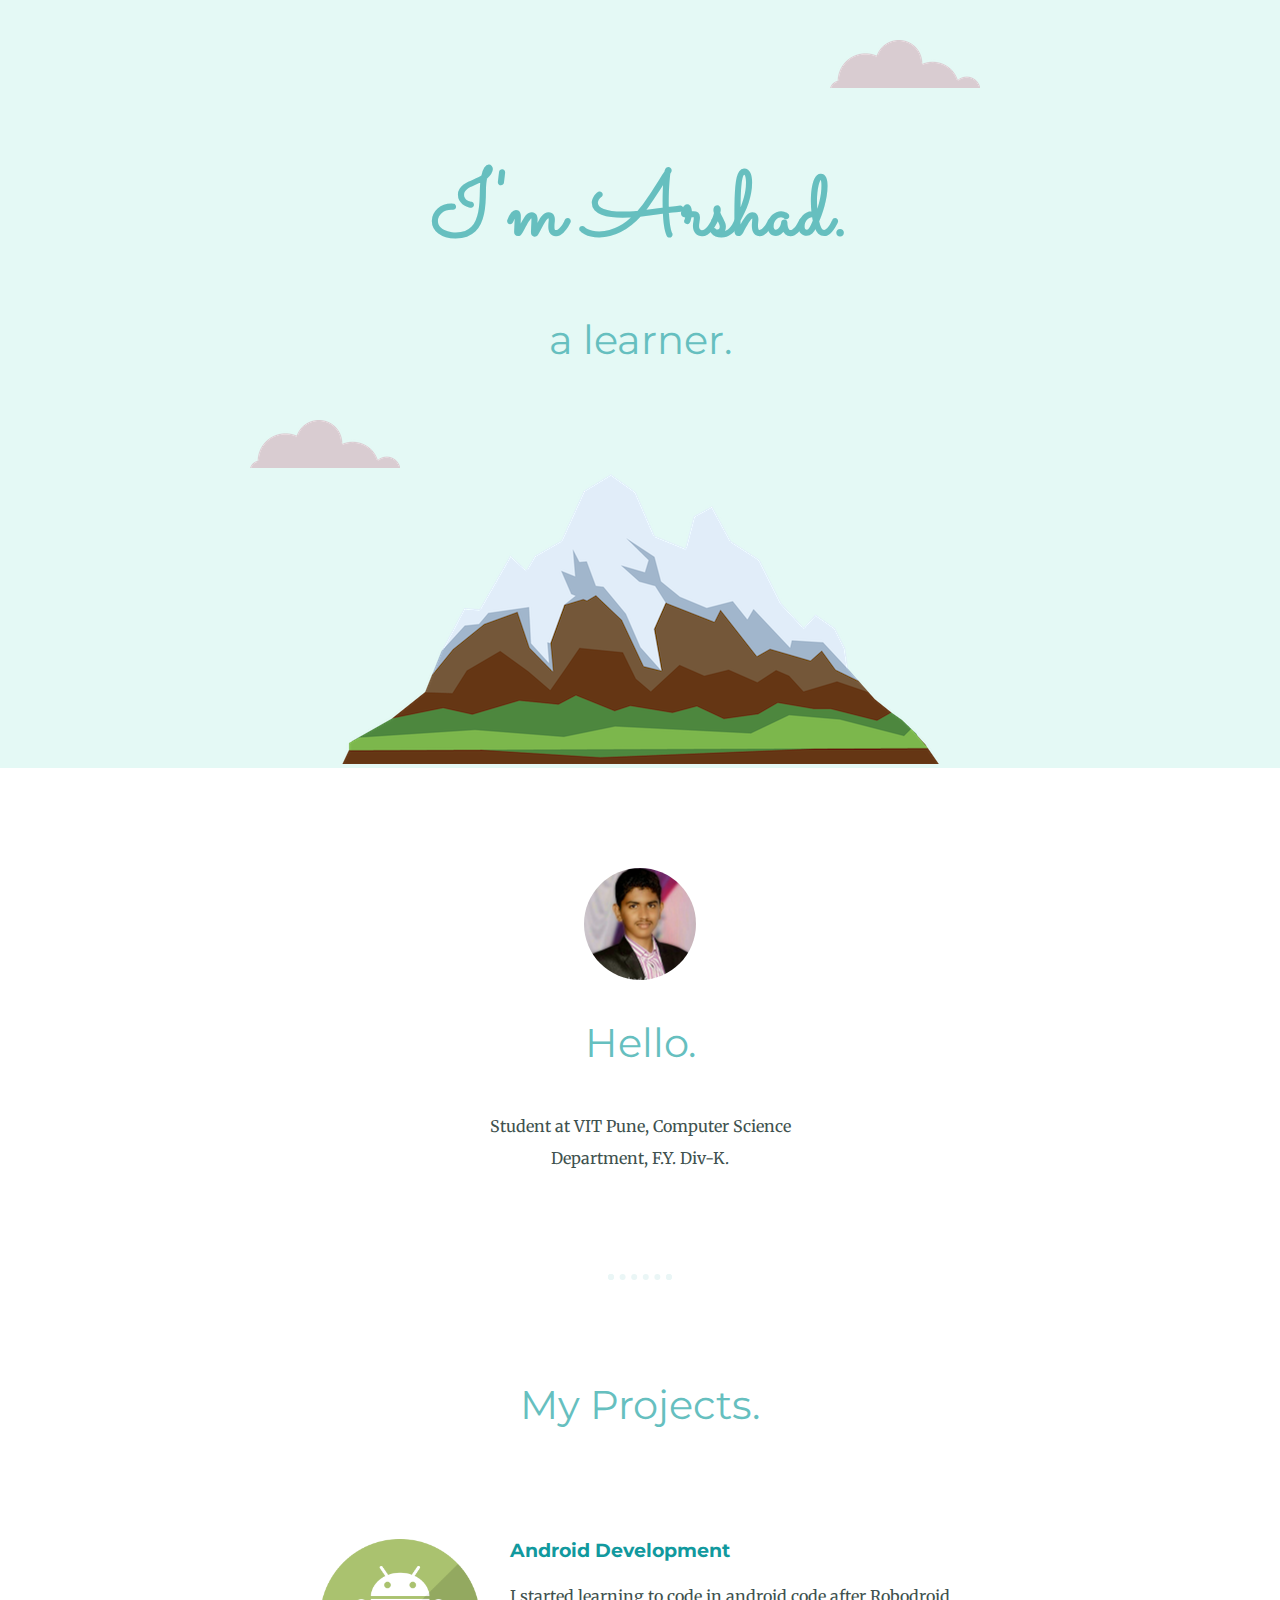
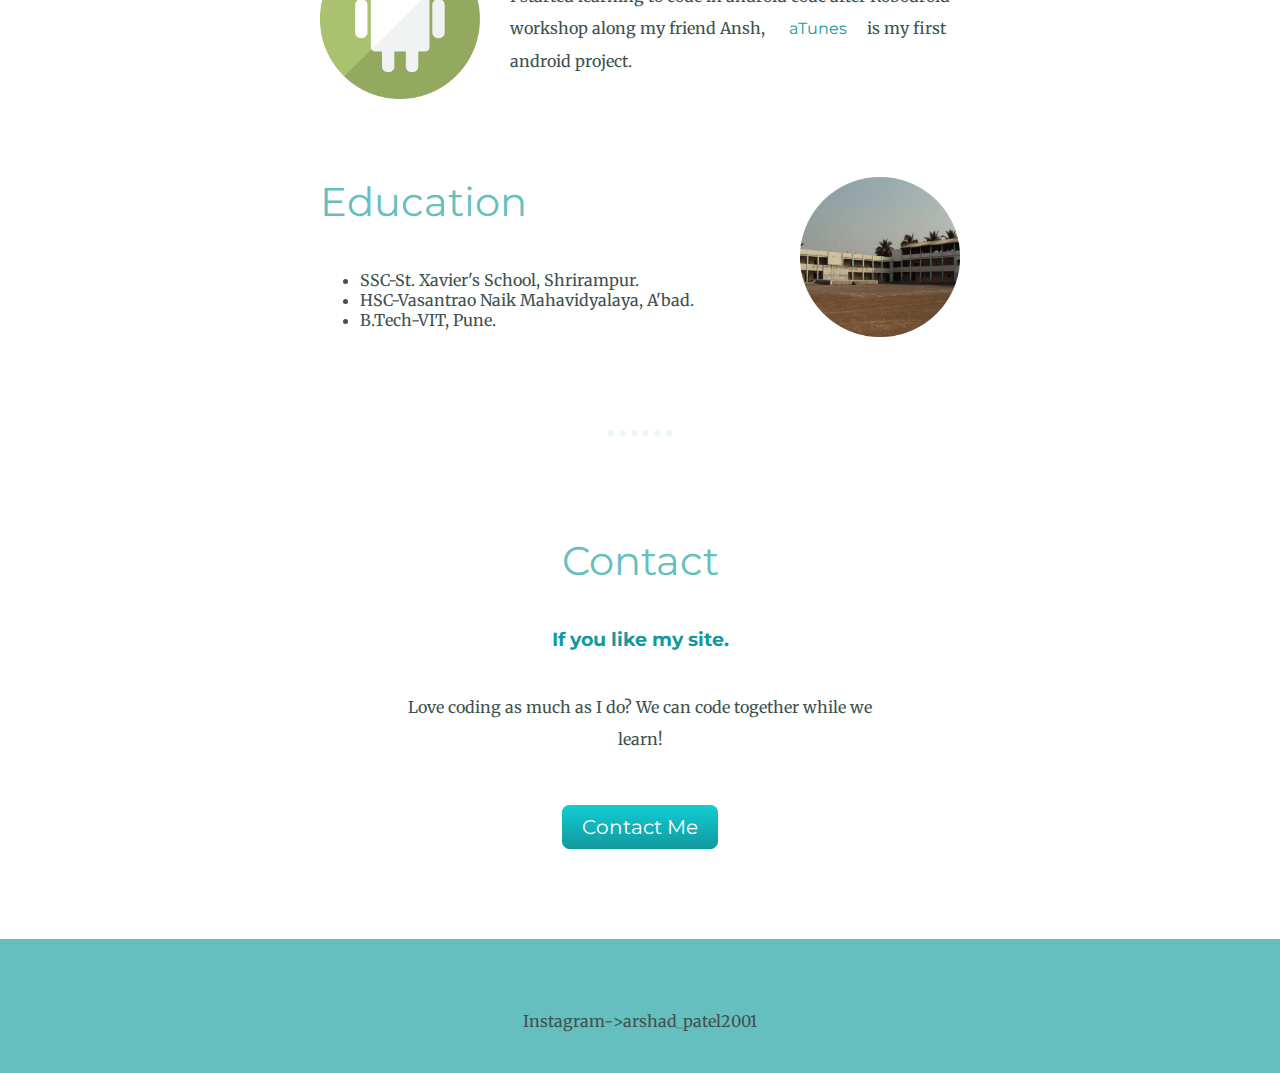
<file: 10-07-2020_WEB_Task-1_Arshad_Patel/My Site/index.html>
<!DOCTYPE html>
<html>

<head>
  <meta charset="utf-8">
  <title>Arshad's Personal Site</title>
  <link rel="stylesheet" href="css/styles.css">
  <link href="https://fonts.googleapis.com/css?family=Merriweather|Montserrat|Sacramento" rel="stylesheet">
  <link rel="icon" href="a.png">
</head>

<body>
  <div id="intro" class="top">
    <img class="top-cloud" src="images/cloud.png" alt="cloud">
    <div class="title-text">
      <h1>I'm Arshad.</h1>
      <h2>a learner.</h2>
    </div>
    <img class="bottom-cloud" src="images/cloud.png" alt="cloud">
    <img class="mountain" src="images/mountain.png" alt="mountain-img">
  </div>

  <div class="middle">
    <div class="profile">
      <img src="images/ME.png" alt="arshad-profile-img">
      <h2>Hello.</h2>
      <p class="intro">Student at VIT Pune,
        Computer Science Department,
        F.Y. Div-K.</p>
    </div>
    <hr>
    <div class="projects">
      <h2>My Projects.</h2>
      <div class="project-row">
        <img class="android-img" src="images/android.png" alt="android-img">
        <h3>Android Development</h3>
        <p>I started learning to code in android code after Robodroid workshop along my friend Ansh,
          <a href="https://github.com/arshadpatel2001/aTunes-SmartMusicPlayer">aTunes</a>is my first android project.</p>
      </div>
      <div class="project-row">
        <img class="school-img" src="images/school.png" alt="school-img">
        <h2>Education</h2>
        <ul>
          <li>SSC-St. Xavier's School, Shrirampur.</li>
          <li>HSC-Vasantrao Naik Mahavidyalaya, A'bad.</li>
          <li>B.Tech-VIT, Pune.</li>
        </ul>

      </div>
    </div>
    <hr>
    <div class="contact-me">
      <h2>Contact</h2>
      <h3>If you like my site.</h3>
      <p class="contact-message">Love coding as much as I do? We can code together while we learn!</p>
      <a class="btn" href="mailto:arshadpatel2001@gmail.com">Contact Me</a>
    </div>
  </div>


  <div class="bottom-container">
    <p>Instagram->arshad_patel2001</p>
  </div>
</body>

</html>
</file>
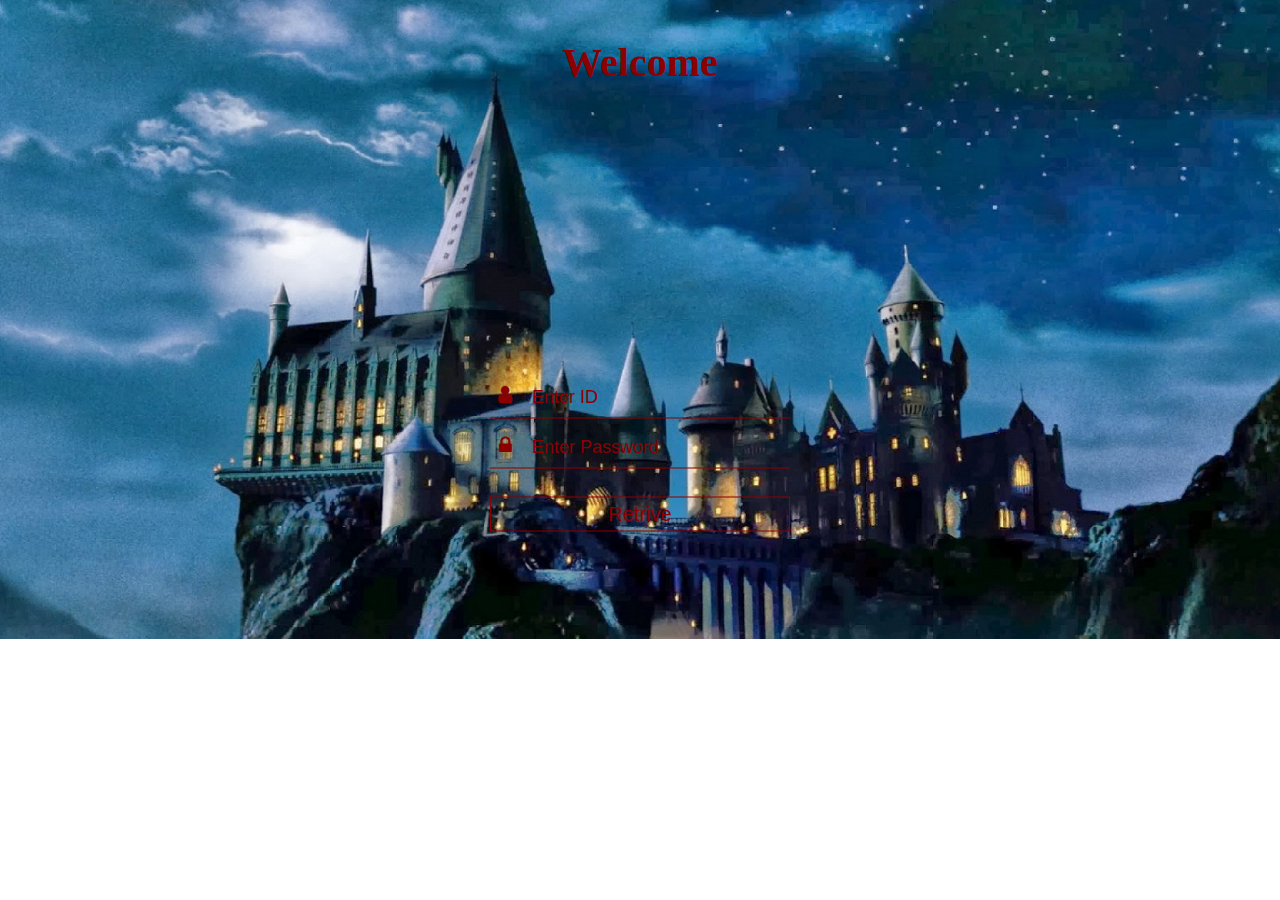
<file: 13-07-2020_WEB_Task-1_Arshad_Patel/Hogwarts/html/index.html>
<!DOCTYPE html>
<html lang="en">
<head>
    <meta charset="UTF-8">
    <meta name="viewport" content="width=device-width, initial-scale=1.0">
    <title>Hogwarts School Of Wizardary</title>
    <link rel="icon" href="../images/logo.png">
    <link rel="stylesheet" href="https://stackpath.bootstrapcdn.com/font-awesome/4.7.0/css/font-awesome.min.css">
    <link rel="stylesheet" href="../css/index.css">
</head>
<body >
    <h1 align="center">Welcome</h1>
    <form method="post" action="../php/index.php" class="login-box">
        <div class="form_input">
            <i class="fa fa-user" aria-hidden="true"></i>
            <input type="text" name="id" placeholder="Enter ID">
        </div>
        <div class="form_input">
            <i class="fa fa-lock" aria-hidden="true"></i>
            <input type="password" name="password" placeholder="Enter Password">
        </div>
        <input type="submit" name="submit" value="Retrive" class="submit-button">
    </form>
</body>
</html>
</file>
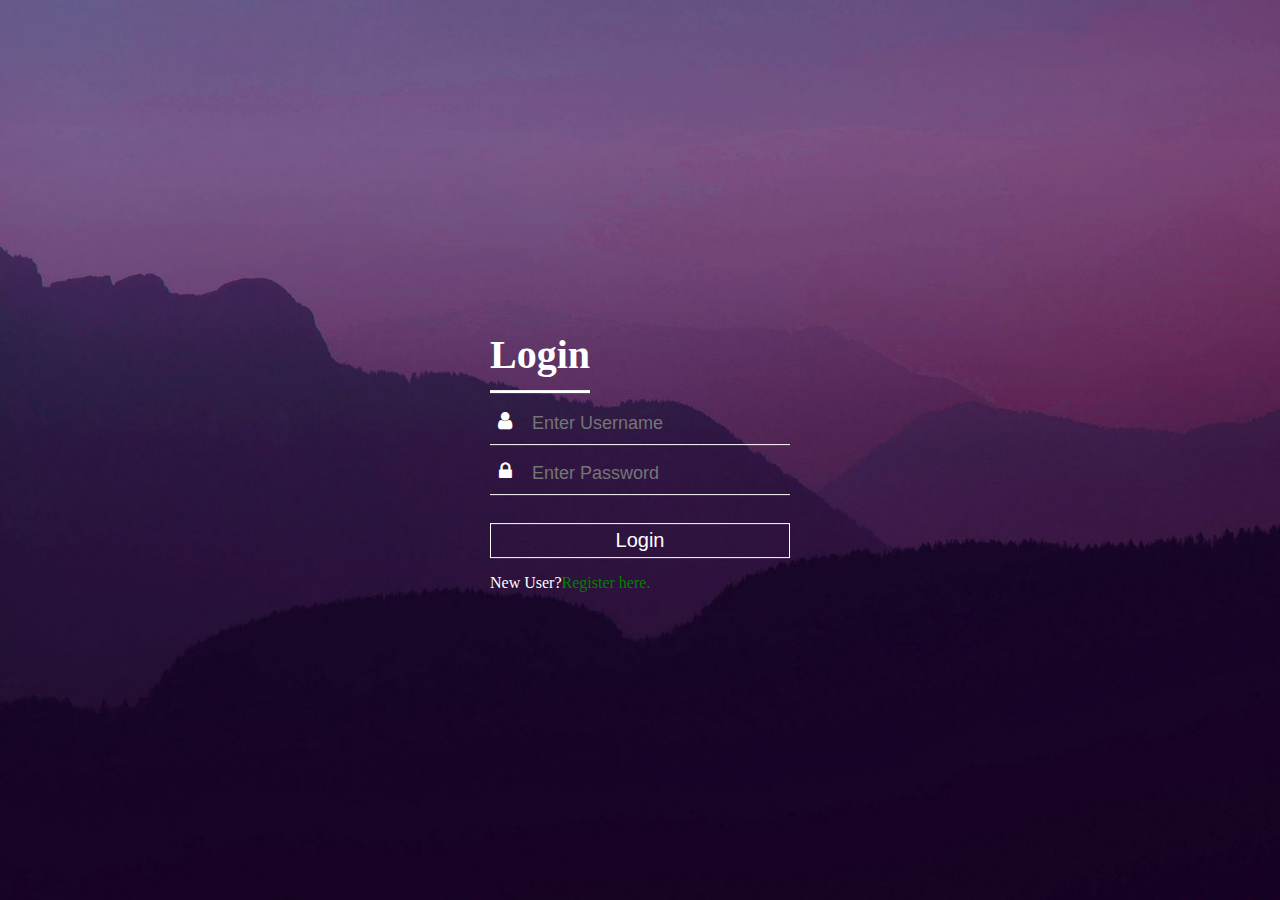
<file: 11-07-2020_WEB_Task-1_Arshad_Patel/Login and Registration Pages/LOGIN PAGE/login.html>
<!DOCTYPE html>
<html lang="en">
<head>
    <meta charset="UTF-8">
    <meta name="viewport" content="width=device-width, initial-scale=1.0">
    <title>Login Form</title>
    <link rel="stylesheet" href="https://stackpath.bootstrapcdn.com/font-awesome/4.7.0/css/font-awesome.min.css">
    <link rel="stylesheet" href="css/login.css">
</head>
    <body>
        <form class="login-box">
            <h1>Login</h1>
            <div class="form_input">
                <i class="fa fa-user" aria-hidden="true"></i>
                <input type="text" placeholder="Enter Username">
            </div>
            <div class="form_input">
                <i class="fa fa-lock" aria-hidden="true"></i>
                <input type="password" placeholder="Enter Password">
            </div>
            <input type="submit" value="Login" class="submit-button">
            <p>New User?<a href="../Registration/Registration.html">Register here.</a></p>
        </form>
    </body>
</html>
</file>
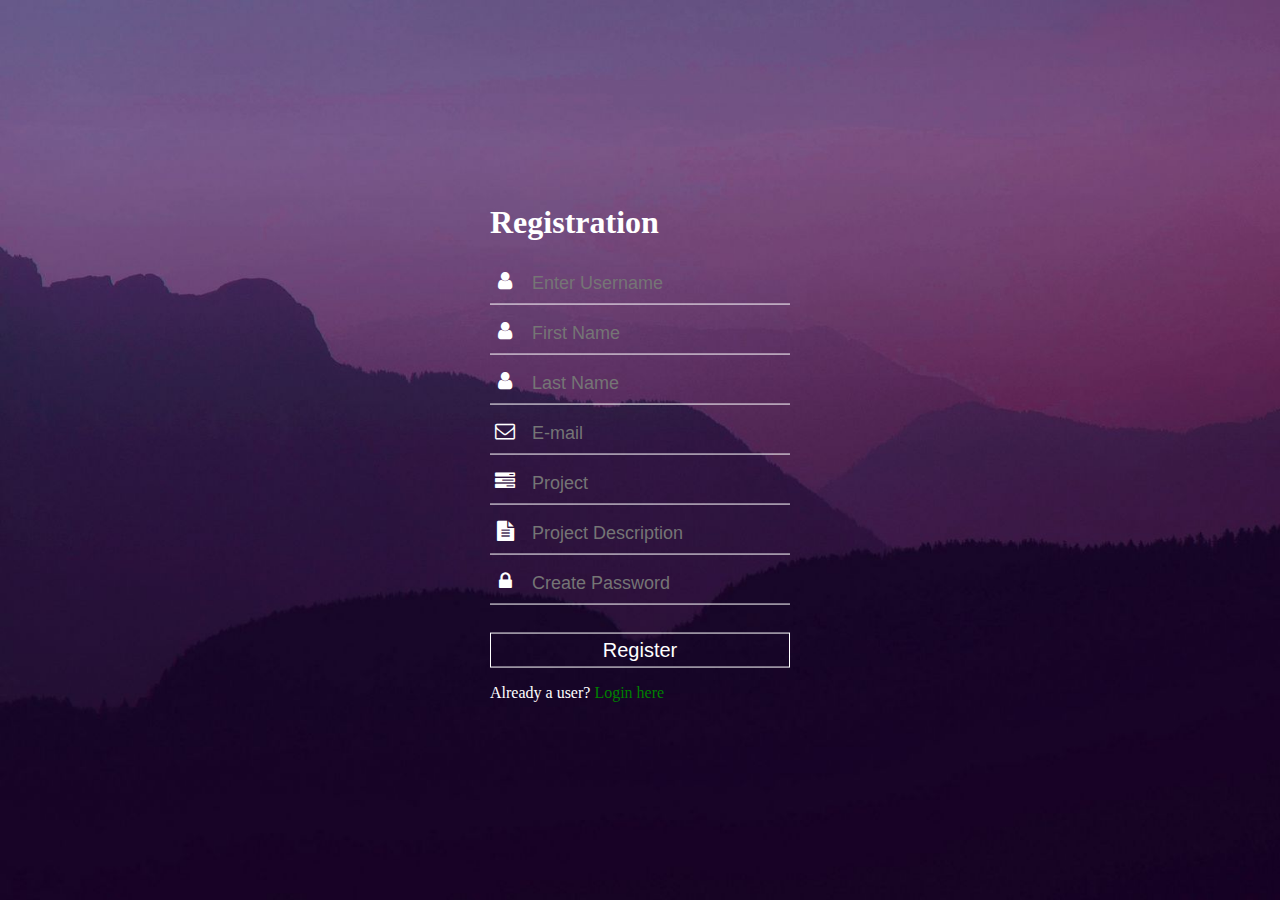
<file: 11-07-2020_WEB_Task-1_Arshad_Patel/Login and Registration Pages/Registration/Registration.html>
<!DOCTYPE html>
<html lang="en">
<head>
    <meta charset="UTF-8">
    <meta name="viewport" content="width=device-width, initial-scale=1.0">
    <title>Registration Page</title>
    <link rel="stylesheet" href="https://stackpath.bootstrapcdn.com/font-awesome/4.7.0/css/font-awesome.min.css">
    <link rel="stylesheet" href="css/Registration.css">
</head>
<body>
<form class="register-box">
    <h1>Registration</h1>
    <div class="form_input">
        <i class="fa fa-user" aria-hidden="true"></i>
        <input type="text" placeholder="Enter Username">
    </div>
    <div class="form_input">
        <i class="fa fa-user" aria-hidden="true"></i>
        <input type="text" placeholder="First Name">
    </div>
    <div class="form_input">
        <i class="fa fa-user" aria-hidden="true"></i>
        <input type="text" placeholder="Last Name">
    </div>
    <div class="form_input">
        <i class="fa fa-envelope-o" aria-hidden="true"></i>
        <input type="email" placeholder="E-mail">
    </div>
    <div class="form_input">
        <i class="fa fa-tasks" aria-hidden="true"></i>
        <input type="text" placeholder="Project">
    </div>
    <div class="form_input">
        <i class="fa fa-file-text" aria-hidden="true"></i>
        <input type="text" placeholder="Project Description">
    </div>
    <div class="form_input">
        <i class="fa fa-lock" aria-hidden="true"></i>
        <input type="password" placeholder="Create Password">
    </div>
    <input type="submit" value="Register" class="submit-button">
    <p>Already a user? <a href="../LOGIN%20PAGE/login.html">Login here</a></p>
</form>
</body>
</html>
</file>
<file: 10-07-2020_WEB_Task-1_Arshad_Patel/My Site/css/styles.css>
body {
  color: #40514E;
  margin: 0;
  text-align: center;
  font-family: 'Merriweather', serif;
}

h1 {
  color: #66BFBF;
  font-size: 5.625rem;
  margin: 50px auto 0 auto;
  font-family: 'Sacramento', cursive;
}

h2 {
  color: #66BFBF;
  font-family: 'Montserrat', sans-serif;
  font-size: 2.5rem;
  font-weight: normal;
  padding-bottom: 10px;
}

h3 {
  color: #11999E;
  font-family: 'Montserrat', sans-serif;
}

p {
  line-height: 2;
}

hr {
  border: dotted #EAF6F6 6px;
  border-bottom: none;
  width: 4%;
  margin: 100px auto;
}

a{
  color: #11999E;
  font-family: 'Montserrat', sans-serif;
  margin: 10px 20px;
  text-decoration: none;
}

a:hover {
  color: #EAF6F6;
}

.top {
  background-color: #E4F9F5;
  position: relative;
  padding-top: 100px;
}

.middle {
  margin: 100px 0;
}

.bottom-container {
  background-color: #66BFBF;
  padding: 50px 0 20px;
}

.project-row {
  width: 50%;
  margin: 100px auto 100px auto;
  text-align: left;
}

.pro {
  text-decoration: underline;
}

.intro {
  width: 30%;
  margin: auto;
}

.contact-message {
  width: 40%;
  margin: 40px auto 60px;
}

.top-cloud {
  position: absolute;
  right: 300px;
  top: 40px;
}

.bottom-cloud {
  position: absolute;
  left: 250px;
  bottom: 300px;
}

.android-img {
  width: 25%;
  float: left;
  margin-right: 30px;
}

.school-img {
  width: 25%;
  float: right;
  margin-left: 30px;
}

.btn {
  background: #11cdd4;
  background-image: -webkit-linear-gradient(top, #11cdd4, #11999e);
  background-image: -moz-linear-gradient(top, #11cdd4, #11999e);
  background-image: -ms-linear-gradient(top, #11cdd4, #11999e);
  background-image: -o-linear-gradient(top, #11cdd4, #11999e);
  background-image: linear-gradient(to bottom, #11cdd4, #11999e);
  -webkit-border-radius: 8;
  -moz-border-radius: 8;
  border-radius: 8px;
  font-family: 'Montserrat', sans-serif;
  color: #ffffff;
  font-size: 20px;
  padding: 10px 20px 10px 20px;
  text-decoration: none;
}

.btn:hover {
  background: #30e3cb;
  background-image: -webkit-linear-gradient(top, #30e3cb, #2bc4ad);
  background-image: -moz-linear-gradient(top, #30e3cb, #2bc4ad);
  background-image: -ms-linear-gradient(top, #30e3cb, #2bc4ad);
  background-image: -o-linear-gradient(top, #30e3cb, #2bc4ad);
  background-image: linear-gradient(to bottom, #30e3cb, #2bc4ad);
  text-decoration: none;
}
</file>
<file: 13-07-2020_WEB_Task-1_Arshad_Patel/Hogwarts/css/index.css>
body{
    background: url("../images/hogwarts.jpg");
    background-repeat: no-repeat;
    margin: 0;
    padding: 0;
    background-size: cover;
}

th, td {
    border: 1mm solid black;
    border-collapse: collapse;
    padding: 15px;
    border-spacing: 5px;
    width: 100%;
    font-size: larger;

}
table {
    margin-top: 30mm;
    border: 1mm solid black;
    border-collapse: collapse;
    padding: 15px;
    border-spacing: 5px;
    width: 100%;
    font-size: larger;

}

.login-box{
    position: absolute;
    width: 300px;
    top: 50%;
    left: 50%;
    transform: translate(-50%,-50%);
    color: white;
}
h1{
    display: block;
    font-size: 40px;
    color: darkred;
    margin-bottom: 10px;
    padding: 12px 0;
}
.form_input{
    width: 100%;
    overflow: hidden;
    color: darkred;
    font-size: 20px;
    padding: 8px 0;
    margin: 8px 0;
    border-bottom: solid 1px;
}
.form_input i{
    width: 30px;
    float: left;
    text-align: center;
}
.form_input input{
    border: none;
    background: none;
    outline: none;
    color: darkred;
    font-size: 18px;
    width: 80%;
    margin: 1px 10px;
}
.submit-button{
    width: 100%;
    background: transparent;
    font-size: 20px;
    color: darkred;
    padding: 5px;
    margin-top: 20px;
    border: 1px solid darkred;
    cursor: pointer;
}

.submit-button:hover{
    color: darkred;
    background: crimson;
    transition: 0.5s;
}
::placeholder {
    color: darkred;
}
</file>
<file: 11-07-2020_WEB_Task-1_Arshad_Patel/Login and Registration Pages/LOGIN PAGE/css/login.css>
body{
    margin: 0;
    padding: 0;
    background: url("../images/bg5.jpg" ) fixed no-repeat;
    background-size: cover;

}
.login-box{
    position: absolute;
    width: 300px;
    top: 50%;
    left: 50%;
    transform: translate(-50%,-50%);
    color: white;
}
.login-box h1{
    display: block;
    float: left;
    font-size: 40px;
    border-bottom: 3px solid white;
    margin-bottom: 10px;
    padding: 12px 0;
}
.form_input{
    width: 100%;
    overflow: hidden;
    font-size: 20px;
    padding: 8px 0;
    margin: 8px 0;
    border-bottom: solid 1px;
}
.form_input i{
    width: 30px;
    float: left;
    text-align: center;
}
.form_input input{
    border: none;
    background: none;
    outline: none;
    color: white;
    font-size: 18px;
    width: 80%;
    margin: 1px 10px;
}
.submit-button{
    width: 100%;
    background: transparent;
    font-size: 20px;
    color: white;
    padding: 5px;
    margin-top: 20px;
    border: 1px solid;
    cursor: pointer;
}

.submit-button:hover{
    color: green;
    background: greenyellow;
    transition: 0.5s;
}
a:link {
    color: green;
    background-color: transparent;
    text-decoration: none;
}

a:visited {
    color: black;
    background-color: transparent;
    text-decoration: none;
}

a:hover {
    color: red;
    background-color: transparent;
    text-decoration: none;
}

a:active {
    color: yellow;
    background-color: transparent;
    text-decoration: underline;
}
</file>
<file: 11-07-2020_WEB_Task-1_Arshad_Patel/Login and Registration Pages/Registration/css/Registration.css>
body{
    margin: 0;
    padding: 0;
    background: url("../../LOGIN PAGE/images/bg5.jpg") fixed no-repeat;
    background-size: cover;

}
.register-box{
    position: absolute;
    width: 300px;
    top: 50%;
    left: 50%;
    transform: translate(-50%,-50%);
    color: white;
}
.login-box h1{
    display: block;
    float: left;
    font-size: 40px;
    border-bottom: 3px solid white;
    margin-bottom: 10px;
    padding: 12px 0;
}
.form_input{
    width: 100%;
    overflow: hidden;
    font-size: 20px;
    padding: 8px 0;
    margin: 8px 0;
    border-bottom: solid 1px;
}
.form_input i{
    width: 30px;
    float: left;
    text-align: center;
}
.form_input input{
    border: none;
    background: none;
    outline: none;
    color: white;
    font-size: 18px;
    width: 80%;
    margin: 1px 10px;
}
.submit-button{
    width: 100%;
    background: transparent;
    font-size: 20px;
    color: white;
    padding: 5px;
    margin-top: 20px;
    border: 1px solid;
    cursor: pointer;
}

.submit-button:hover{
    color: green;
    background: greenyellow;
    transition: 0.5s;
}
a:link {
    color: green;
    background-color: transparent;
    text-decoration: none;
}

a:visited {
    color: black;
    background-color: transparent;
    text-decoration: none;
}

a:hover {
    color: red;
    background-color: transparent;
    text-decoration: none;
}

a:active {
    color: yellow;
    background-color: transparent;
    text-decoration: underline;
}
</file>
